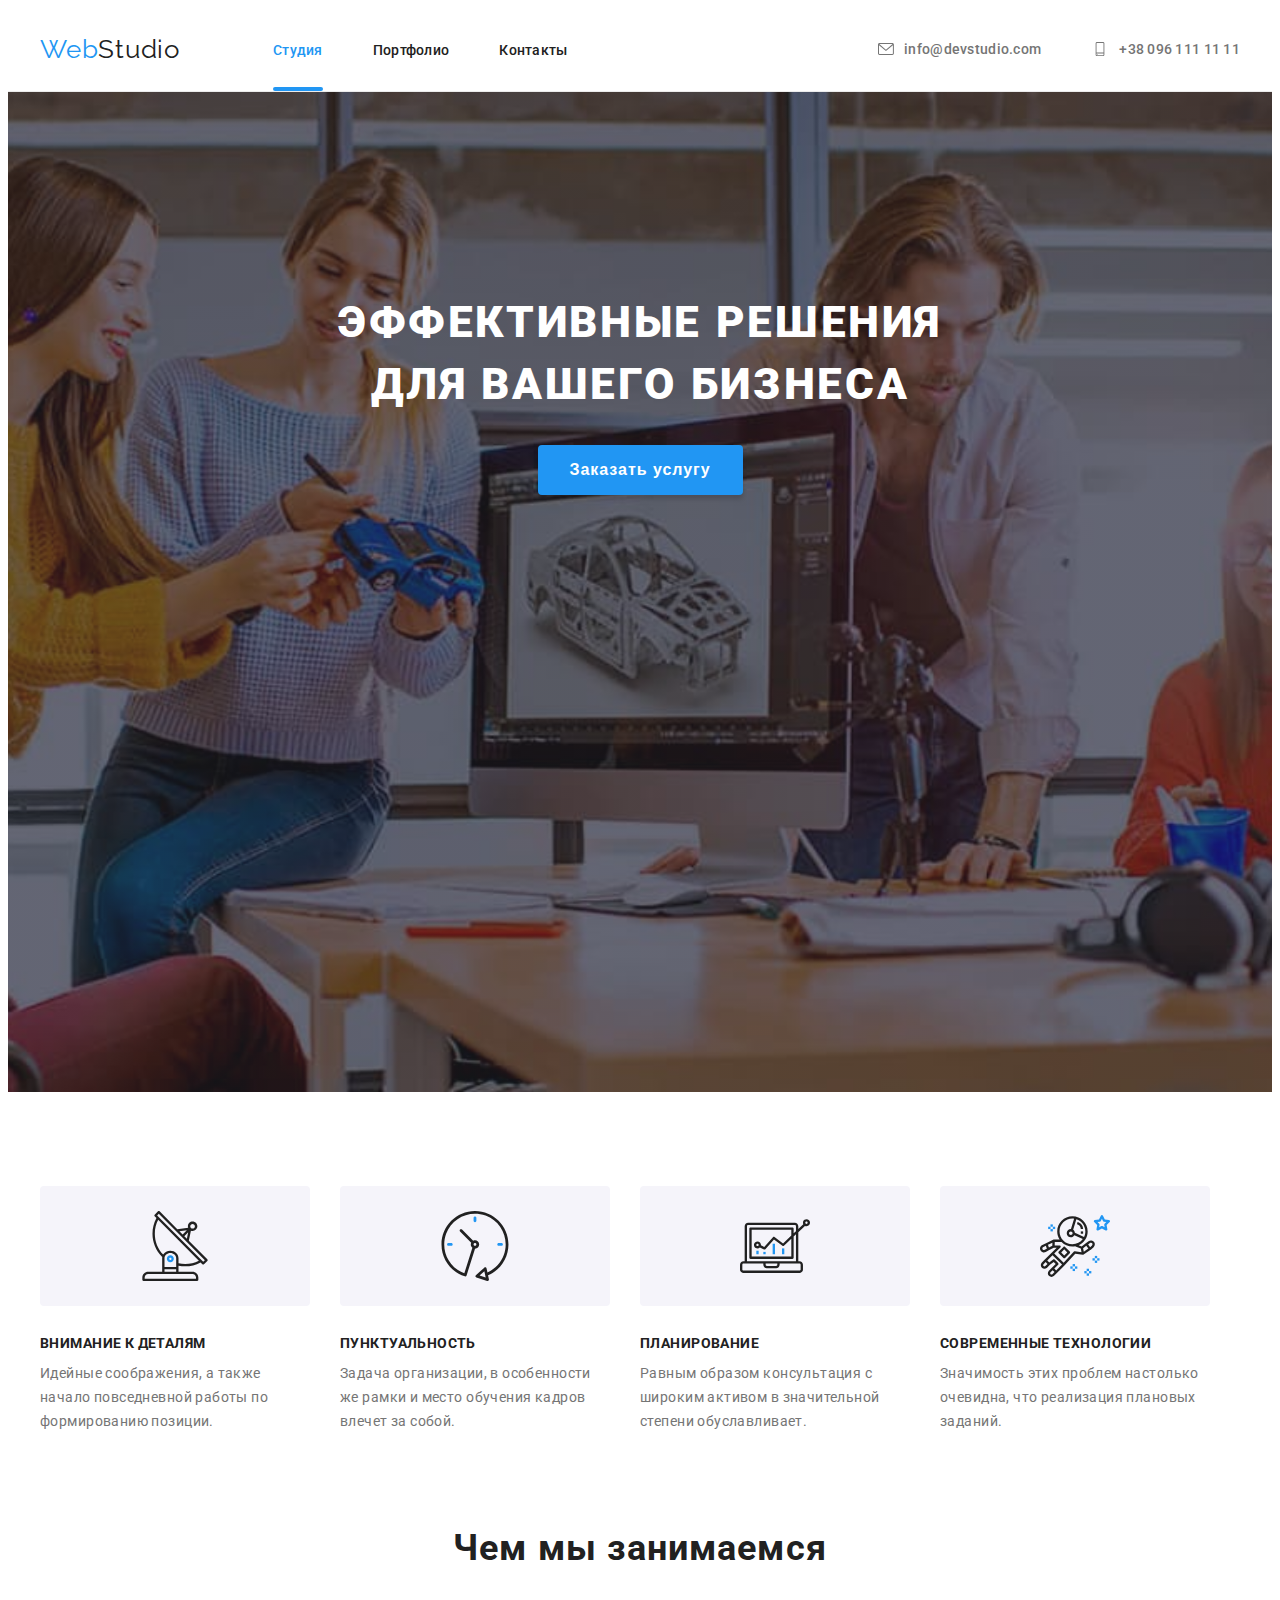
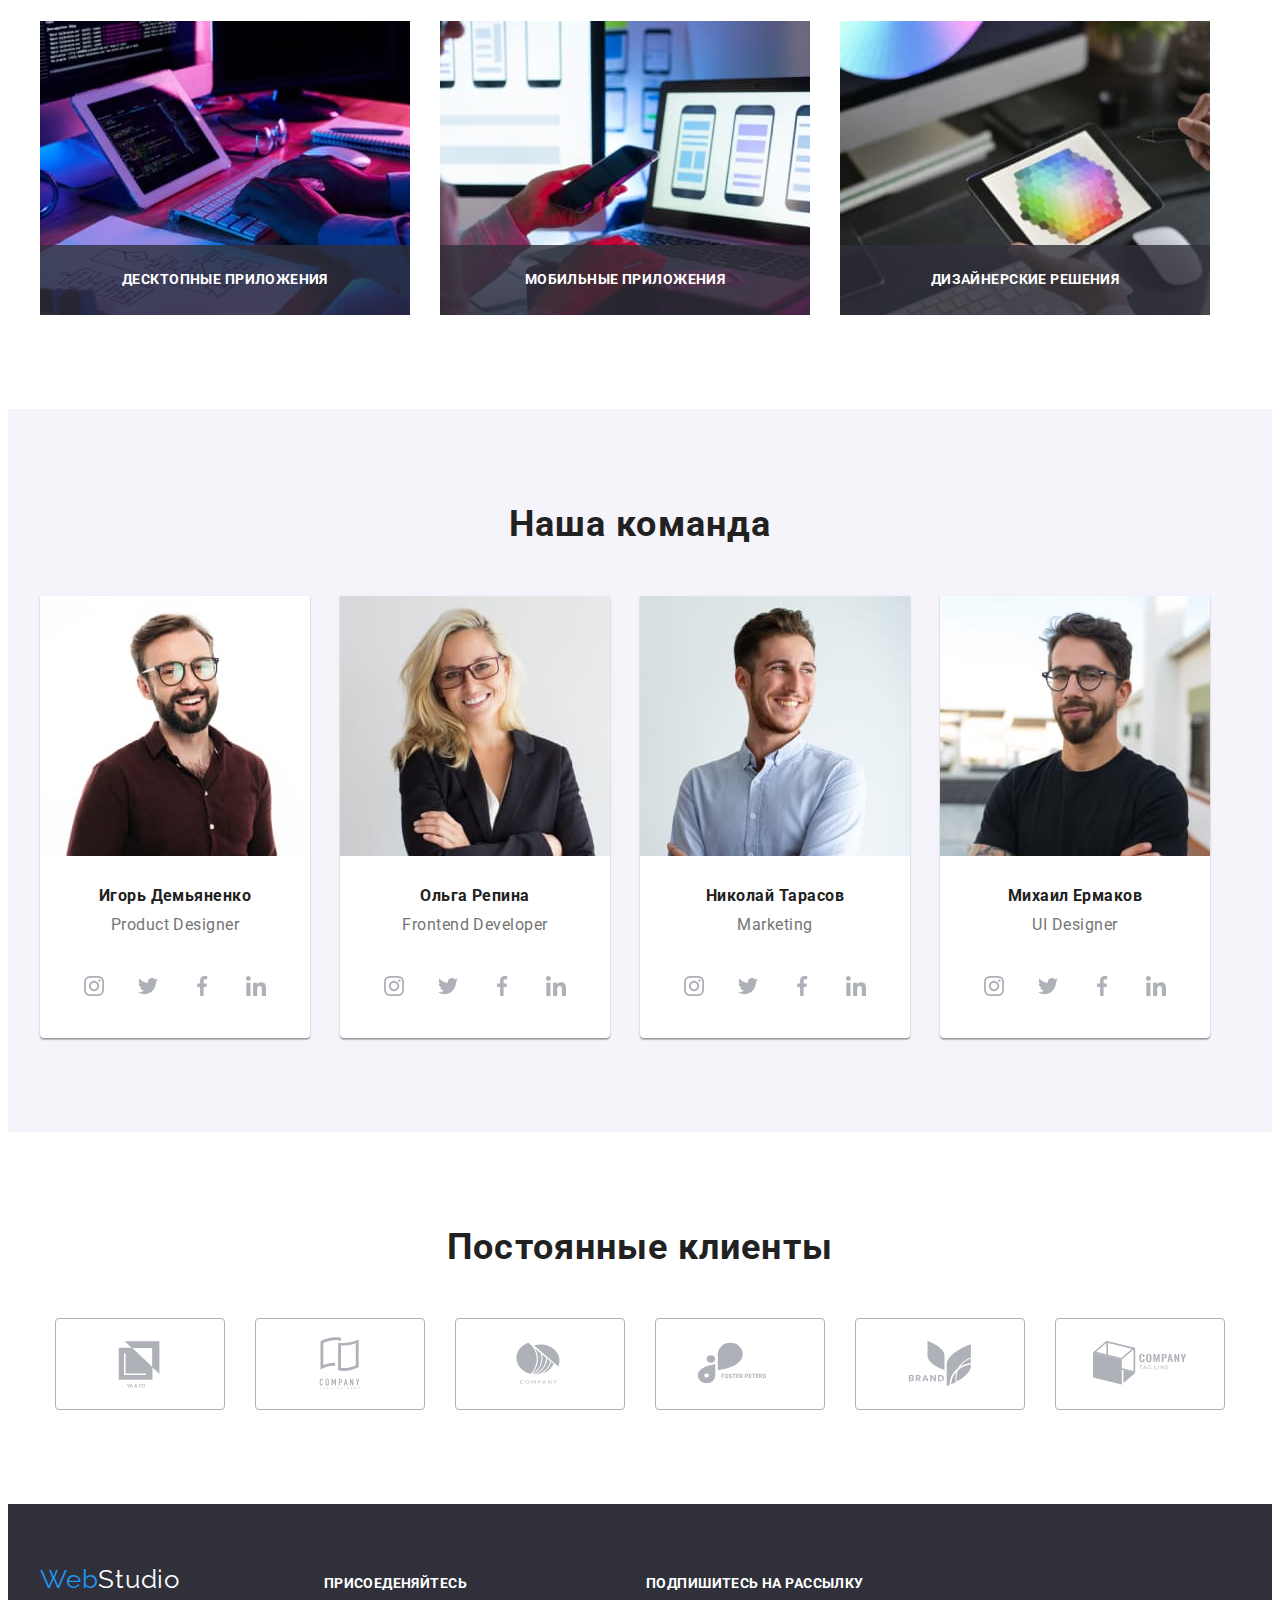
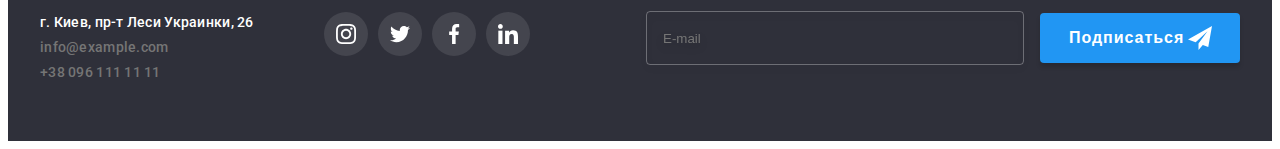
<file: index.html>
<!DOCTYPE html>
<html lang="ru">
  <head>
    <meta charset="UTF-8" />
    <meta http-equiv="X-UA-Compatible" content="IE=edge" />
    <meta name="viewport" content="width=device-width, initial-scale=1.0" />
    <title>WebStudio</title>
    <link rel="preconnect" href="https://fonts.googleapis.com" />
    <link rel="preconnect" href="https://fonts.gstatic.com" crossorigin />
    <link
      href="https://fonts.googleapis.com/css2?family=Raleway:ital,wght@0,700;1,700&display=swap"
      rel="stylesheet"
    />
    <link
      href="https://fonts.googleapis.com/css2?family=Raleway:wght@700&family=Roboto:wght@400;500;700;900&family=Shizuru&display=swap"
      rel="stylesheet"
    />
    <link
      rel="stylesheet"
      href="https://cdnjs.cloudflare.com/ajax/libs/modern-normalize/1.1.0/modern-normalize.min.css"
      integrity="sha512-wpPYUAdjBVSE4KJnH1VR1HeZfpl1ub8YT/NKx4PuQ5NmX2tKuGu6U/JRp5y+Y8XG2tV+wKQpNHVUX03MfMFn9Q=="
      crossorigin="anonymous"
      referrerpolicy="no-referrer"
    />
    <link
      rel="stylesheet"
      href="https://cdnjs.cloudflare.com/ajax/libs/animate.css/4.1.1/animate.min.css"
    />
    <link rel="stylesheet" href="./css/styles.css" />
    <link rel="stylesheet" href="./sass/main.css" />
  </head>
  <body>
    <header class="header">
      <div class="container">
        <nav class="nav">
          <a href="index.html" class="nav__link a style"
            ><span class="nav__logo">Web</span>Studio</a
          >
          <ul class="nav__list list">
            <li class="nav__info nav__menu">
              <a class="nav__link1 a" href="index.html"
                ><span class="portfolio">Студия</span></a
              >
            </li>
            <li class="nav__port nav__menu">
              <a class="nav__link1 a" href="portfolio.html">Портфолио</a>
            </li>
            <li class="header-cont nav__menu">
              <a class="nav__link1 a" href="#contacts">Контакты</a>
            </li>
          </ul>
        </nav>
        <ul class="connection list">
          <li class="nav__menu">
            <a class="header-contakty a" href="mailto:">
              <svg class="connection__email" width="16" height="12">
                <use href="./images/symbol-defs.svg#icon-envelope"></use>
              </svg>
              info@devstudio.com</a
            >
          </li>
          <li class="connection__tele nav__menu">
            <a class="header-contakty a" href="tel:+380961111111">
              <svg class="connection__email" width="18" height="14">
                <use href="./images/symbol-defs.svg#icon-smartphone"></use>
              </svg>
              +38 096 111 11 11</a
            >
          </li>
        </ul>
      </div>
    </header>
    <main>
      <section class="hero overlay">
        <div class="container">
          <h1 class="hero__header list">
            ЭФФЕКТИВНЫЕ РЕШЕНИЯ ДЛЯ ВАШЕГО БИЗНЕСА
          </h1>
          <button type="button" class="hero__btn" data-modal-open>
            <span class="hero__btn-text">Заказать услугу</span>
          </button>
        </div>
      </section>
      <section class="main__section">
        <div class="container">
          <h2 class="visually-hidden">
            Ключевые моменты и решения для бизнеса
          </h2>
          <ul class="main__item list">
            <li class="main__icon">
              <div class="main__img">
                <svg class="" width="70" height="70">
                  <use href="./images/symbol-defs.svg#icon-antenna1"></use>
                </svg>
              </div>
              <h3 class="main__benefits">ВНИМАНИЕ К ДЕТАЛЯМ</h3>
              <p class="main__description">
                Идейные соображения, а также начало повседневной работы по
                формированию позиции.
              </p>
            </li>
            <li class="main__icon">
              <div class="main__img">
                <svg class="" width="70" height="70">
                  <use href="./images/symbol-defs.svg#icon-clock1"></use>
                </svg>
              </div>
              <h3 class="main__benefits">ПУНКТУАЛЬНОСТЬ</h3>
              <p class="main__description">
                Задача организации, в особенности же рамки и место обучения
                кадров влечет за собой.
              </p>
            </li>
            <li class="main__icon">
              <div class="main__img">
                <svg class="" width="70" height="70">
                  <use href="./images/symbol-defs.svg#icon-diagram-1"></use>
                </svg>
              </div>
              <h3 class="main__benefits">ПЛАНИРОВАНИЕ</h3>
              <p class="main__description">
                Равным образом консультация с широким активом в значительной
                степени обуславливает.
              </p>
            </li>
            <li class="main__icon">
              <div class="main__img">
                <svg class="" width="70" height="70">
                  <use href="./images/symbol-defs.svg#icon-astronaut1"></use>
                </svg>
              </div>
              <h3 class="main__benefits">СОВРЕМЕННЫЕ ТЕХНОЛОГИИ</h3>
              <p class="main__description">
                Значимость этих проблем настолько очевидна, что реализация
                плановых заданий.
              </p>
            </li>
          </ul>
        </div>
      </section>
      <section class="apps">
        <div class="container">
          <h2 class="apps__activity general">Чем мы занимаемся</h2>
          <ul class="apps__flex list">
            <li class="apps__foto">
              <img
                src="./images/img.jpg"
                alt="Стол с компьютером"
                width="370"
                height="294"
              />
              <p class="apps__text">Десктопные приложения</p>
            </li>
            <li class="apps__foto">
              <img
                src="./images/img2.jpg"
                alt="Информация на мониторе ноутбука"
                width="370"
                height="294"
              />
              <p class="apps__text">Мобильные приложения</p>
            </li>
            <li class="apps__foto">
              <img
                src="./images/img3.jpg"
                alt="Цветовая палитра на экране планшета"
                width="370"
                height="294"
              />
              <p class="apps__text">Дизайнерские решения</p>
            </li>
          </ul>
        </div>
      </section>
      <section class="section">
        <div class="container">
          <h2 class="team general">Наша команда</h2>
          <ul class="team__flex list">
            <li class="team__foto">
              <img
                src="./images/img4.jpg"
                alt="Игорь Демьяненко"
                width="270"
                height="260"
              />
              <h3 class="team__name">Игорь Демьяненко</h3>
              <p class="team__profession">Product Designer</p>
              <ul class="team__networks list">
                <li class="team__networks-ikon">
                  <a href="" class="team__link">
                    <svg class="team__social" width="20" height="20">
                      <use href="./images/symbol-defs.svg#icon-instagram"></use>
                    </svg>
                  </a>
                </li>
                <li class="team__networks-ikon">
                  <a href="" class="team__link">
                    <svg class="team__social" width="20" height="20">
                      <use href="./images/symbol-defs.svg#icon-twitter"></use>
                    </svg>
                  </a>
                </li>
                <li class="team__networks-ikon">
                  <a href="" class="team__link">
                    <svg class="team__social" width="20" height="20">
                      <use href="./images/symbol-defs.svg#icon-facebook"></use>
                    </svg>
                  </a>
                </li>
                <li class="team__networks-ikon">
                  <a href="" class="team__link">
                    <svg class="team__social" width="20" height="20">
                      <use href="./images/symbol-defs.svg#icon-linkedin"></use>
                    </svg>
                  </a>
                </li>
              </ul>
            </li>
            <li class="team__foto">
              <img
                src="./images/img5.jpg"
                alt="Ольга Репина"
                width="270"
                height="260"
              />
              <div>
                <h3 class="team__name">Ольга Репина</h3>
                <p class="team__profession">Frontend Developer</p>
                <ul class="team__networks list">
                  <li class="team__networks-ikon">
                    <a href="" class="team__link">
                      <svg class="team__social" width="20" height="20">
                        <use
                          href="./images/symbol-defs.svg#icon-instagram"
                        ></use>
                      </svg>
                    </a>
                  </li>
                  <li class="team__networks-ikon">
                    <a href="" class="team__link">
                      <svg class="team__social" width="20" height="20">
                        <use href="./images/symbol-defs.svg#icon-twitter"></use>
                      </svg>
                    </a>
                  </li>
                  <li class="team__networks-ikon">
                    <a href="" class="team__link">
                      <svg class="team__social" width="20" height="20">
                        <use
                          href="./images/symbol-defs.svg#icon-facebook"
                        ></use>
                      </svg>
                    </a>
                  </li>
                  <li class="team__networks-ikon">
                    <a href="" class="team__link">
                      <svg class="team__social" width="20" height="20">
                        <use
                          href="./images/symbol-defs.svg#icon-linkedin"
                        ></use>
                      </svg>
                    </a>
                  </li>
                </ul>
              </div>
            </li>
            <li class="team__foto">
              <img
                src="./images/img6.jpg"
                alt="Николай Тарасов"
                width="270"
                height="260"
              />
              <div>
                <h3 class="team__name">Николай Тарасов</h3>
                <p class="team__profession">Marketing</p>
                <ul class="team__networks list">
                  <li class="team__networks-ikon">
                    <a href="" class="team__link">
                      <svg class="team__social" width="20" height="20">
                        <use
                          href="./images/symbol-defs.svg#icon-instagram"
                        ></use>
                      </svg>
                    </a>
                  </li>
                  <li class="team__networks-ikon">
                    <a href="" class="team__link">
                      <svg class="team__social" width="20" height="20">
                        <use href="./images/symbol-defs.svg#icon-twitter"></use>
                      </svg>
                    </a>
                  </li>
                  <li class="team__networks-ikon">
                    <a href="" class="team__link">
                      <svg class="team__social" width="20" height="20">
                        <use
                          href="./images/symbol-defs.svg#icon-facebook"
                        ></use>
                      </svg>
                    </a>
                  </li>
                  <li class="team__networks-ikon">
                    <a href="" class="team__link">
                      <svg class="team__social" width="20" height="20">
                        <use
                          href="./images/symbol-defs.svg#icon-linkedin"
                        ></use>
                      </svg>
                    </a>
                  </li>
                </ul>
              </div>
            </li>
            <li class="team__foto">
              <img
                src="./images/img7.jpg"
                alt="Михаил Ермаков"
                width="270"
                height="260"
              />
              <div>
                <h3 class="team__name">Михаил Ермаков</h3>
                <p class="team__profession">UI Designer</p>
                <ul class="team__networks list">
                  <li class="team__networks-ikon">
                    <a href="" class="team__link">
                      <svg class="team__social" width="20" height="20">
                        <use
                          href="./images/symbol-defs.svg#icon-instagram"
                        ></use>
                      </svg>
                    </a>
                  </li>
                  <li class="team__networks-ikon">
                    <a href="" class="team__link">
                      <svg class="team__social" width="20" height="20">
                        <use href="./images/symbol-defs.svg#icon-twitter"></use>
                      </svg>
                    </a>
                  </li>
                  <li class="team__networks-ikon">
                    <a href="" class="team__link">
                      <svg class="team__social" width="20" height="20">
                        <use
                          href="./images/symbol-defs.svg#icon-facebook"
                        ></use>
                      </svg>
                    </a>
                  </li>
                  <li class="team__networks-ikon">
                    <a href="" class="team__link">
                      <svg class="team__social" width="20" height="20">
                        <use
                          href="./images/symbol-defs.svg#icon-linkedin"
                        ></use>
                      </svg>
                    </a>
                  </li>
                </ul>
              </div>
            </li>
          </ul>
        </div>
      </section>
      <section class="clients">
        <div class="container">
          <h2 class="clients__regular">Постоянные клиенты</h2>
          <ul class="clients__logos list">
            <li class="clients__ikon">
              <a href="" class="clients__link"
                ><svg class="" width="106" height="60">
                  <use href="./images/symbol-defs.svg#icon-Logo"></use></svg
              ></a>
            </li>
            <li class="clients__ikon">
              <a href="" class="clients__link"
                ><svg class="" width="106" height="60">
                  <use href="./images/symbol-defs.svg#icon-Logo1"></use></svg
              ></a>
            </li>
            <li class="clients__ikon">
              <a href="" class="clients__link"
                ><svg class="" width="106" height="60">
                  <use href="./images/symbol-defs.svg#icon-Logo2"></use></svg
              ></a>
            </li>
            <li class="clients__ikon">
              <a href="" class="clients__link"
                ><svg class="" width="106" height="60">
                  <use href="./images/symbol-defs.svg#icon-Logo3"></use></svg
              ></a>
            </li>
            <li class="clients__ikon">
              <a href="" class="clients__link"
                ><svg class="" width="106" height="60">
                  <use href="./images/symbol-defs.svg#icon-Logo4"></use></svg
              ></a>
            </li>
            <li class="clients__ikon">
              <a href="" class="clients__link"
                ><svg class="" width="106" height="60">
                  <use href="./images/symbol-defs.svg#icon-Logo5"></use></svg
              ></a>
            </li>
          </ul>
        </div>
      </section>
      <footer class="footer" id="contacts">
        <div class="container">
          <div class="footer__modern">
            <a class="footer__link a style" href="index.html"
              >Web<span class="footer__logo-text">Studio</span></a
            >
            <address class="footer__address">
              <ul class="list">
                <li class="footer__address-cont">
                  <a
                    class="a color general__text header-contakty"
                    href="https://bit.ly/3pXMvUd"
                    target="_blank"
                    rel="noopener noreferrer"
                    >г. Киев, пр-т Леси Украинки, 26</a
                  >
                </li>
                <li class="footer__address-cont">
                  <a class="a header-contakty" href="mailto:info@devstudio.com"
                    >info@example.com</a
                  >
                </li>
                <li class="footer__address-cont">
                  <a
                    class="a general__text header-contakty"
                    href="tel:+380961111111"
                    >+38 096 111 11 11</a
                  >
                </li>
              </ul>
            </address>
          </div>
          <div>
            <p class="footer__join">ПРИСОЕДЕНЯЙТЕСЬ</p>
            <ul class="list footer__networks">
              <li class="footer__emazing footer__display">
                <a class="footer__social-links" href="">
                  <svg class="footer__fill-icon" width="20" height="20">
                    <use href="./images/symbol-defs.svg#icon-instagram"></use>
                  </svg>
                </a>
              </li>
              <li class="footer__emazing footer__display">
                <a class="footer__social-links" href="">
                  <svg class="footer__fill-icon" width="20" height="20">
                    <use href="./images/symbol-defs.svg#icon-twitter"></use>
                  </svg>
                </a>
              </li>
              <li class="footer__emazing footer__display">
                <a class="footer__social-links" href="">
                  <svg class="footer__fill-icon" width="20" height="20">
                    <use href="./images/symbol-defs.svg#icon-facebook"></use>
                  </svg>
                </a>
              </li>
              <li class="footer__emazing footer__display">
                <a class="footer__social-links" href="">
                  <svg class="footer__fill-icon" width="20" height="20">
                    <use href="./images/symbol-defs.svg#icon-linkedin"></use>
                  </svg>
                </a>
              </li>
            </ul>
          </div>
          <form class="footer__subscribe">
            <p class="footer__text">Подпишитесь на рассылку</p>
            <input
              class="footer__input"
              type="email"
              name="footer-user-email"
              placeholder="E-mail"
              title="info@devstudio.com"
              required
            />
            <button class="footer__send-btn" type="submit">
              <span class="footer__btn-text">Подписаться</span>
              <svg class="footer__icon-send-btn" width="24" height="24">
                <use href="./images/symbol-defs.svg#icon-icon-send"></use>
              </svg>
            </button>
          </form>
        </div>
      </footer>
      <div class="backdrop is-hidden" data-modal>
        <div class="modal">
          <button class="modal__close" data-modal-close></button>
          <p class="modal__title">Оставьте свои данные, мы вам перезвоним</p>
          <form class="modal__field-conteiner">
            <div class="modal__field">
              <label for="user-name" class="modal__label"
                ><span class="modal-input__text">Имя</span></label
              >
              <div class="modal-icon__position">
                <input
                  type="text"
                  class="modal-icon__input"
                  name="user-name"
                  id="user-name"
                  placeholder=""
                  required
                  minlength="2"
                  title="Введите имя"
                /><svg class="modal-icon__name" width="18" height="18">
                  <use
                    href="./images/symbol-defs.svg#icon-person-black-18dp-1"
                  ></use>
                </svg>
              </div>
            </div>
            <div class="modal__field">
              <label for="user-tel" class="modal__label"
                ><span class="modal-input__text">Телефон</span></label
              >
              <div class="modal-icon__position">
                <input
                  type="tel"
                  class="modal-icon__input"
                  name="user-tel"
                  id="user-tel"
                  placeholder=""
                  pattern="[\+]\d{2}\[\(]\d{3}[\)]\\d{3}[\-]\d{2}[\-]\d{2}"
                  title="+38(097)111-11-11"
                  minlength="15"
                  maxlength="17"
                  required
                /><svg class="modal-icon__name" width="18" height="18">
                  <use
                    href="./images/symbol-defs.svg#icon-phone-black-18dp-1"
                  ></use>
                </svg>
              </div>
            </div>
            <div class="modal__field">
              <label for="user-email" class="modal__label"
                ><span class="modal-input__text">Почта</span></label
              >
              <div class="modal-icon__position">
                <input
                  type="email"
                  class="modal-icon__input"
                  name="user-email"
                  id="user-email"
                  placeholder=""
                  title="info@devstudio.com"
                  required
                /><svg class="modal-icon__name" width="18" height="18">
                  <use
                    href="./images/symbol-defs.svg#icon-email-black-18dp-1"
                  ></use>
                </svg>
              </div>
            </div>
            <div class="modal__field">
              <label for="user-comment" class="modal__label"
                ><span class="modal-input__text">Комментарий</span></label
              >
              <textarea
                class="modal__comment"
                name="user-comment"
                id="user-comment"
                cols="30"
                rows="10"
                placeholder="Введите текст"
              ></textarea>
            </div>
            <div class="modal-field__checkbox">
              <input
                class="modal__checkbox is-hidden"
                name="user-check"
                type="checkbox"
                id="user-check"
              />
              <label class="modal-user__check" for="user-check">
                <span class="modal-user__text"
                  >Соглашаюсь с рассылкой и принимаю
                  <a class="modal-agreement__conditions" href=""
                    >Условия договора</a
                  ></span
                ></label
              >
            </div>
            <button type="submit" class="modal-send__btn">
              <span class="modal-btn__text">Отправить</span>
            </button>
          </form>
        </div>
      </div>
    </main>
    <script src="./js/modal.js"></script>
  </body>
</html>
</file>
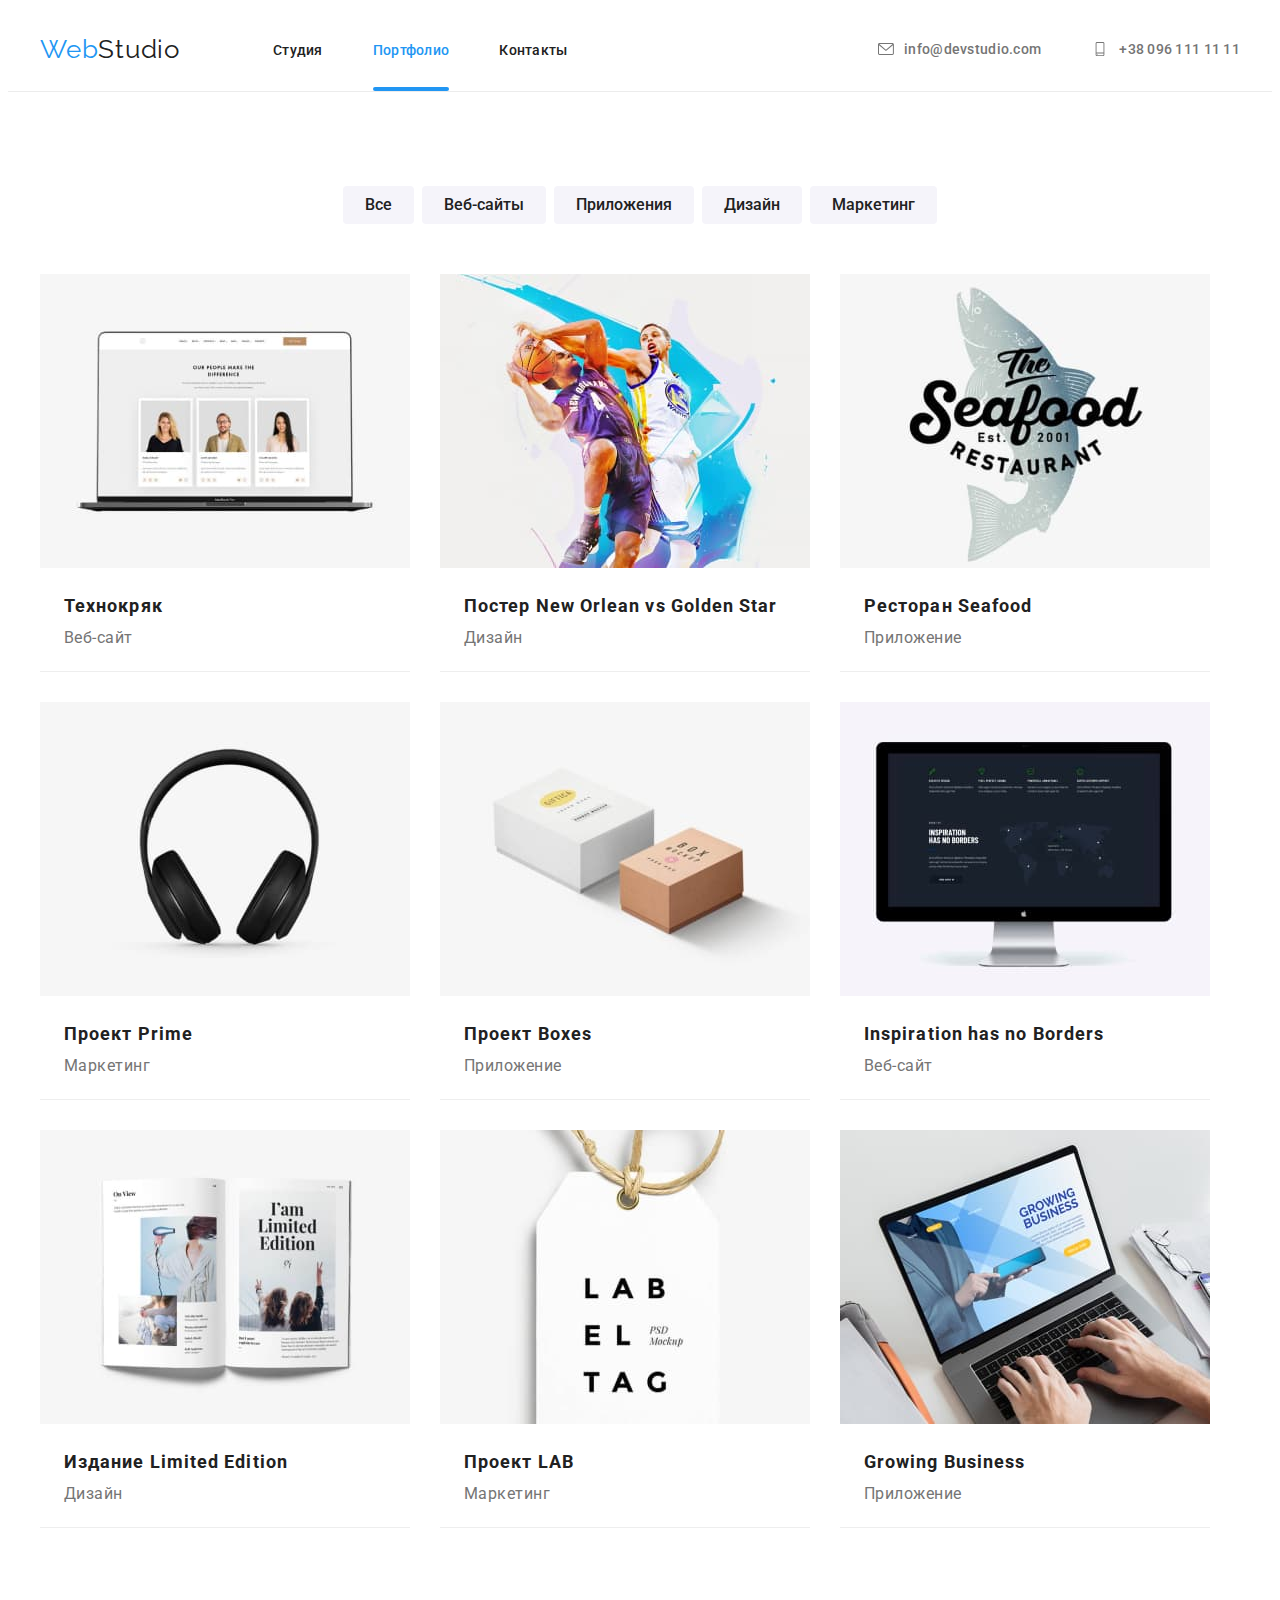
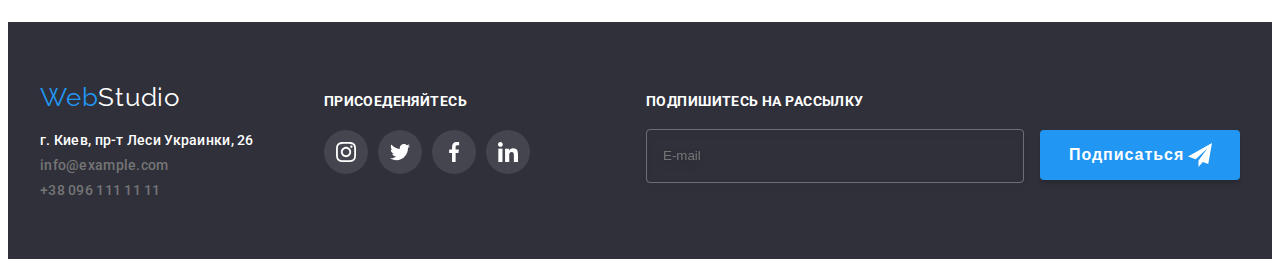
<file: portfolio.html>
<!DOCTYPE html>
<html lang="ru">
  <head>
    <meta charset="UTF-8" />
    <meta http-equiv="X-UA-Compatible" content="IE=edge" />
    <meta name="viewport" content="width=device-width, initial-scale=1.0" />
    <title>Portfolio</title>
    <link rel="preconnect" href="https://fonts.googleapis.com" />
    <link rel="preconnect" href="https://fonts.gstatic.com" crossorigin />
    <link
      href="https://fonts.googleapis.com/css2?family=Raleway:ital,wght@0,700;1,700&display=swap"
      rel="stylesheet"
    />
    <link
      href="https://fonts.googleapis.com/css2?family=Raleway:wght@700&family=Roboto:wght@400;500;700;900&family=Shizuru&display=swap"
      rel="stylesheet"
    />
    <link
      rel="stylesheet"
      href="https://cdnjs.cloudflare.com/ajax/libs/modern-normalize/1.1.0/modern-normalize.min.css"
      integrity="sha512-wpPYUAdjBVSE4KJnH1VR1HeZfpl1ub8YT/NKx4PuQ5NmX2tKuGu6U/JRp5y+Y8XG2tV+wKQpNHVUX03MfMFn9Q=="
      crossorigin="anonymous"
      referrerpolicy="no-referrer"
    />
    <link rel="stylesheet" href="./css/styles.css" />
    <link rel="stylesheet" href="./sass/main.css" />
  </head>
  <body>
    <header class="header">
      <div class="container">
        <nav class="nav">
          <a href="index.html" class="nav__link a style"
            ><span class="nav__logo">Web</span>Studio</a
          >
          <ul class="nav nav__list list">
            <li class="nav__menu">
              <a class="nav__link1 a" href="index.html">Студия</a>
            </li>
            <li class="nav__port nav__info">
              <a class="nav__link1 a" href="portfolio.html"
                ><span class="portfolio">Портфолио</span></a
              >
            </li>
            <li class="header-cont nav__menu">
              <a class="nav__link1 a" href="#contacts">Контакты</a>
            </li>
          </ul>
        </nav>
        <ul class="nav connection list">
          <li class="nav__menu">
            <a class="header-contakty a" href="mailto:">
              <svg class="connection__email" width="16" height="12">
                <use href="./images/symbol-defs.svg#icon-envelope"></use>
              </svg>
              info@devstudio.com</a
            >
          </li>
          <li class="connection__tele nav__menu">
            <a class="header-contakty a" href="tel:+380961111111">
              <svg class="connection__email" width="18" height="14">
                <use href="./images/symbol-defs.svg#icon-smartphone"></use>
              </svg>
              +38 096 111 11 11</a
            >
          </li>
        </ul>
      </div>
    </header>
    <main>
      <section class="portfolio-section">
        <div class="container">
          <h1 class="visually-hidden">
            Ключевые моменты и решения для бизнеса
          </h1>

          <ul class="list header-flex-partfolio header-center">
            <li class="portfolio-btn-padding">
              <button class="portfolio-btn btn-text-padding" type="button">
                Все
              </button>
            </li>
            <li class="portfolio-btn-padding">
              <button type="button" class="portfolio-btn btn-text-padding">
                Веб-сайты
              </button>
            </li>
            <li class="portfolio-btn-padding">
              <button type="button" class="portfolio-btn btn-text-padding">
                Приложения
              </button>
            </li>
            <li class="portfolio-btn-padding">
              <button type="button" class="portfolio-btn btn-text-padding">
                Дизайн
              </button>
            </li>
            <li class="portfolio-btn-padding">
              <button type="button" class="portfolio-btn btn-text-padding">
                Маркетинг
              </button>
            </li>
          </ul>

          <ul class="portfolio-img-flex">
            <li class="list border-box flex-box">
              <a href="" class="flex-shadow a">
                <div class="produkt-thumb produkt">
                  <img
                    src="./images/img8.jpg"
                    alt="ноутбук с информацией"
                    width="370"
                    height="294"
                    class="produkt-img"
                  />
                  <p class="produkt-text">
                    Ресурс предлагает комплексные предложения с разным уровнем
                    функционала и сервисов. Все это позволит посетителю получить
                    исчерпывающие сведения о компании или частном лице.
                  </p>
                </div>
                <div class="portfolio-list-test">
                  <h2 class="portfolio-text text-box">Технокряк</h2>
                  <p class="portfolio-list text-box">Веб-сайт</p>
                </div>
              </a>
            </li>
            <li class="list border-box flex-box">
              <a href="" class="flex-shadow a">
                <div class="produkt-thumb produkt">
                  <img
                    src="./images/img9.jpg"
                    alt="постер с баскетболистами"
                    width="370"
                    height="294"
                  />
                  <p class="produkt-text">
                    Ресурс предлагает комплексные предложения с разным уровнем
                    функционала и сервисов. Все это позволит посетителю получить
                    исчерпывающие сведения о компании или частном лице.
                  </p>
                </div>
                <div class="portfolio-list-test">
                  <h2 class="portfolio-text text-box">
                    Постер New Orlean vs Golden Star
                  </h2>
                  <p lang="en" class="portfolio-list text-box">Дизайн</p>
                </div>
              </a>
            </li>
            <li class="list border-box flex-box">
              <a href="" class="flex-shadow a">
                <div class="produkt-thumb produkt">
                  <img
                    src="./images/img10.jpg"
                    alt="логотип ресорана"
                    width="370"
                    height="294"
                  />
                  <p class="produkt-text">
                    Ресурс предлагает комплексные предложения с разным уровнем
                    функционала и сервисов. Все это позволит посетителю получить
                    исчерпывающие сведения о компании или частном лице.
                  </p>
                </div>
                <div class="portfolio-list-test">
                  <h2 class="portfolio-text text-box">Ресторан Seafood</h2>
                  <p class="portfolio-list text-box">Приложение</p>
                </div>
              </a>
            </li>
            <li class="list border-box flex-box">
              <a href="" class="flex-shadow a">
                <div class="produkt-thumb produkt">
                  <img
                    src="./images/img11.jpg"
                    alt="чёрные большие наушники"
                    width="370"
                    height="294"
                  />
                  <p class="produkt-text">
                    Ресурс предлагает комплексные предложения с разным уровнем
                    функционала и сервисов. Все это позволит посетителю получить
                    исчерпывающие сведения о компании или частном лице.
                  </p>
                </div>
                <div class="portfolio-list-test">
                  <h2 class="portfolio-text text-box">Проект Prime</h2>
                  <p class="portfolio-list text-box">Маркетинг</p>
                </div>
              </a>
            </li>
            <li class="list border-box flex-box">
              <a href="" class="flex-shadow a">
                <div class="produkt-thumb produkt">
                  <img
                    src="./images/img12.jpg"
                    alt="коробки"
                    width="370"
                    height="294"
                  />
                  <p class="produkt-text">
                    Ресурс предлагает комплексные предложения с разным уровнем
                    функционала и сервисов. Все это позволит посетителю получить
                    исчерпывающие сведения о компании или частном лице.
                  </p>
                </div>
                <div class="portfolio-list-test">
                  <h2 class="portfolio-text text-box">Проект Boxes</h2>
                  <p class="portfolio-list text-box">Приложение</p>
                </div>
              </a>
            </li>
            <li class="list border-box flex-box">
              <a href="" class="flex-shadow a">
                <div class="produkt-thumb produkt">
                  <img
                    src="./images/img13.jpg"
                    alt="монитор apple"
                    width="370"
                    height="294"
                  />
                  <p class="produkt-text">
                    Ресурс предлагает комплексные предложения с разным уровнем
                    функционала и сервисов. Все это позволит посетителю получить
                    исчерпывающие сведения о компании или частном лице.
                  </p>
                </div>
                <div class="portfolio-list-test">
                  <h2 lang="en" class="portfolio-text text-box">
                    Inspiration has no Borders
                  </h2>
                  <p class="portfolio-list text-box">Веб-сайт</p>
                </div>
              </a>
            </li>
            <li class="list border-box flex-box">
              <a href="" class="flex-shadow a">
                <div class="produkt-thumb produkt">
                  <img
                    src="./images/img14.jpg"
                    alt="открытая книга"
                    width="370"
                    height="294"
                  />
                  <p class="produkt-text">
                    Ресурс предлагает комплексные предложения с разным уровнем
                    функционала и сервисов. Все это позволит посетителю получить
                    исчерпывающие сведения о компании или частном лице.
                  </p>
                </div>
                <div class="portfolio-list-test">
                  <h2 class="portfolio-text text-box">
                    Издание Limited Edition
                  </h2>
                  <p class="portfolio-list text-box">Дизайн</p>
                </div>
              </a>
            </li>
            <li class="list border-box flex-box">
              <a href="" class="flex-shadow a">
                <div class="produkt-thumb produkt">
                  <img
                    src="./images/img15.jpg"
                    alt="бирка"
                    width="370"
                    height="294"
                  />
                  <p class="produkt-text">
                    Ресурс предлагает комплексные предложения с разным уровнем
                    функционала и сервисов. Все это позволит посетителю получить
                    исчерпывающие сведения о компании или частном лице.
                  </p>
                </div>
                <div class="portfolio-list-test">
                  <h2 class="portfolio-text text-box">Проект LAB</h2>
                  <p class="portfolio-list text-box">Маркетинг</p>
                </div>
              </a>
            </li>
            <li class="list border-box flex-box">
              <a href="" class="flex-shadow a">
                <div class="produkt-thumb produkt">
                  <img
                    src="./images/img16.jpg"
                    alt="человек печатает на ноутбуке"
                    width="370"
                    height="294"
                  />
                  <p class="produkt-text">
                    Ресурс предлагает комплексные предложения с разным уровнем
                    функционала и сервисов. Все это позволит посетителю получить
                    исчерпывающие сведения о компании или частном лице.
                  </p>
                </div>
                <div class="portfolio-list-test">
                  <h2 lang="en" class="portfolio-text text-box">
                    Growing Business
                  </h2>
                  <p class="portfolio-list text-box">Приложение</p>
                </div>
              </a>
            </li>
          </ul>
        </div>
      </section>
      <footer class="footer" id="contacts">
        <div class="container">
          <div class="footer__modern">
            <a class="footer__link a style" href="index.html"
              >Web<span class="footer__logo-text">Studio</span></a
            >
            <address class="footer__address">
              <ul class="list">
                <li class="footer__address-cont">
                  <a
                    class="a color general__text header-contakty"
                    href="https://bit.ly/3pXMvUd"
                    target="_blank"
                    rel="noopener noreferrer"
                    >г. Киев, пр-т Леси Украинки, 26</a
                  >
                </li>
                <li class="footer__address-cont">
                  <a class="a header-contakty" href="mailto:info@devstudio.com"
                    >info@example.com</a
                  >
                </li>
                <li class="footer__address-cont">
                  <a
                    class="a general__text header-contakty"
                    href="tel:+380961111111"
                    >+38 096 111 11 11</a
                  >
                </li>
              </ul>
            </address>
          </div>
          <div>
            <p class="footer__join">ПРИСОЕДЕНЯЙТЕСЬ</p>
            <ul class="list footer__networks">
              <li class="footer__emazing footer__display">
                <a class="footer__social-links" href="">
                  <svg class="footer__fill-icon" width="20" height="20">
                    <use href="./images/symbol-defs.svg#icon-instagram"></use>
                  </svg>
                </a>
              </li>
              <li class="footer__emazing footer__display">
                <a class="footer__social-links" href="">
                  <svg class="footer__fill-icon" width="20" height="20">
                    <use href="./images/symbol-defs.svg#icon-twitter"></use>
                  </svg>
                </a>
              </li>
              <li class="footer__emazing footer__display">
                <a class="footer__social-links" href="">
                  <svg class="footer__fill-icon" width="20" height="20">
                    <use href="./images/symbol-defs.svg#icon-facebook"></use>
                  </svg>
                </a>
              </li>
              <li class="footer__emazing footer__display">
                <a class="footer__social-links" href="">
                  <svg class="footer__fill-icon" width="20" height="20">
                    <use href="./images/symbol-defs.svg#icon-linkedin"></use>
                  </svg>
                </a>
              </li>
            </ul>
          </div>
          <form class="footer__subscribe">
            <p class="footer__text">Подпишитесь на рассылку</p>
            <input
              class="footer__input"
              type="email"
              name="footer-user-email"
              placeholder="E-mail"
              title="info@devstudio.com"
              required
            />
            <button class="footer__send-btn" type="submit">
              <span class="footer__btn-text">Подписаться</span>
              <svg class="footer__icon-send-btn" width="24" height="24">
                <use href="./images/symbol-defs.svg#icon-icon-send"></use>
              </svg>
            </button>
          </form>
        </div>
      </footer>
    </main>
  </body>
</html>
</file>
<file: css/styles.css>
body {
  font-family: "Roboto";
}

.a {
  text-decoration: none;
}
.list {
  padding: 0;
  margin: 0;
  list-style: none;
}

p,
h1,
h2,
h3,
h4,
h5,
h6 {
  margin: 0;
  padding: 0;
}

ul,
ol {
  padding-left: 0;
  margin: 0;
}

button {
  cursor: pointer;
}

img {
  width: 100%;
  height: auto;
  display: block;
}

.container {
  width: 1200px;

  padding: 0 15px;
  margin: 0 auto;
}

.style {
  font-family: "Raleway";
  font-style: normal;
  font-size: 26px;
  line-height: 1.2;

  letter-spacing: 0.03em;
}

.general {
  font-family: inherit;
  font-size: 36px;
  line-height: 1.2;
}

.general-text {
  font-family: inherit;
  font-size: 14px;
  line-height: 1.71;
  letter-spacing: 0.03em;
}

.visually-hidden {
  position: absolute;
  white-space: nowrap;
  width: 1px;
  height: 1px;
  overflow: hidden;
  border: 0;
  padding: 0;
  clip: rect(0 0 0 0);
  clip-path: inset(50%);
  margin: -1px;
}
</file>
<file: sass/main.css>
.header {
  border-bottom: 1px solid #ececec;
}

.header > .container {
  display: flex;
  flex-direction: row;
  align-items: center;
}

.header-center {
  display: flex;
  justify-content: center;
}

.header-navigation {
  color: var(--header-navigation);
}

.header-flex-partfolio {
  margin-bottom: 50px;
  display: flex;
}

.header-contakty {
  display: flex;
  align-items: center;
  font-family: inherit;
  font-weight: 500;
  font-size: 14px;
  line-height: 1.14;
  letter-spacing: 0.02em;
  color: var(--contacty);
  transition: color 250ms cubic-bezier(0.4, 0, 0.2, 1);
}

.header-contakty:hover,
.header-contakty:focus {
  color: var(--hover-focus);
}

.header-cont {
  margin-left: 50px;
}

.hero {
  padding-top: 200px;
  padding-bottom: 200px;
  text-align: center;
  background: var(--hero);
}

.hero__header {
  margin-bottom: 30px;
  margin-left: auto;
  margin-right: auto;
  max-width: 696px;
  font-family: inherit;
  font-weight: 900;
  font-size: 44px;
  line-height: 1.4;
  text-align: center;
  letter-spacing: 0.06em;
  text-transform: uppercase;
  color: var(--header-color);
}

.hero__btn {
  margin-bottom: 0%;
  padding: 10px 32px 10px 32px;
  background: var(--header-logo-styles);
  box-shadow: 0px 4px 4px rgba(0, 0, 0, 0.15);
  border-radius: 4px;
  border: none;
}

.hero__btn-text {
  display: flex;
  align-items: center;
  text-align: center;
  font-family: inherit;
  font-weight: 700;
  font-size: 16px;
  line-height: 1.87;
  letter-spacing: 0.06em;
  color: var(--header-color);
}

.overlay {
  max-width: 1600px;
  height: 600px;
  margin-left: auto;
  margin-right: auto;
  background-repeat: no-repeat;
  background-image: linear-gradient(to right, rgba(47, 48, 58, 0.4), rgba(47, 48, 58, 0.4)), url("../images/Img17.jpg");
  background-size: cover;
  background-position: center;
}

.apps__text {
  position: absolute;
  display: flex;
  justify-content: center;
  align-items: center;
  width: 100%;
  height: 70px;
  bottom: 0;
  background: rgba(47, 48, 58, 0.8);
  font-weight: 700;
  font-size: 14px;
  line-height: 1.14;
  letter-spacing: 0.03em;
  text-transform: uppercase;
  color: #ffffff;
}

.apps {
  padding-bottom: 94px;
}

.apps__activity {
  margin-bottom: 50px;
  text-align: center;
  letter-spacing: 0.03em;
  color: var(--main-skills-heading);
}

.apps__foto {
  margin-right: 30px;
  position: relative;
}

.apps__foto:last-child {
  margin-right: 0;
}

.apps__flex {
  display: flex;
}

.nav {
  display: flex;
  flex-direction: row;
  align-items: center;
}

.nav__link {
  color: var(--header-logo);
}

.nav__logo {
  color: var(--header-logo-styles);
}

.connection__email {
  fill: currentColor;
  margin-right: 10px;
}

.connection {
  margin-left: auto;
  display: flex;
  flex-direction: row;
  align-items: center;
}

.connection__tele {
  margin-left: 50px;
}

.nav__menu {
  padding-top: 32px;
  padding-bottom: 32px;
}

.nav__info {
  position: relative;
}

.nav__info::after {
  content: "";
  display: block;
  position: absolute;
  width: 100%;
  height: 4px;
  margin-top: 28px;
  background: #2196f3;
  border-radius: 2px;
}

.nav__info:hover::after {
  opacity: 1;
}

.nav__link1 {
  font-family: inherit;
  font-weight: 500;
  font-size: 14px;
  line-height: 1.2;
  letter-spacing: 0.02em;
  color: var(--header-items);
  transition: color 250ms cubic-bezier(0.4, 0, 0.2, 1);
}

.nav__link1:hover,
.nav__link1:focus {
  color: var(--hover-focus);
}

.nav__list {
  margin-left: 93px;
  display: flex;
  flex-direction: row;
  align-items: center;
}

.nav__port {
  margin-left: 50px;
}

.main__section {
  padding: 94px 0;
  background: var(--header);
}

.main__item {
  display: flex;
}

.main__benefits {
  font-family: inherit;
  font-size: 14px;
  line-height: 1.14;
  letter-spacing: 0.03em;
  text-transform: uppercase;
  margin-bottom: 10px;
  color: var(--main-item-heading);
}

.main__icon {
  display: inline;
  margin-right: 30px;
  width: 270px;
  font-weight: 400;
  font-size: 14px;
  line-height: 1.7;
  letter-spacing: 0.03em;
}

.main__icon:last-child {
  margin-right: 0;
}

.main__description {
  max-width: 270px;
  color: var(--main-item-text);
}

.section {
  background: #f5f4fa;
  padding: 94px 0;
}

.main__img {
  width: 270px;
  height: 120px;
  background-color: #f5f4fa;
  display: flex;
  align-items: center;
  justify-content: center;
  border-radius: 4px;
  margin-bottom: 30px;
}

.clients__link:hover,
.clients__link:focus {
  fill: #2196f3;
  border: 1px solid #2196f3;
}

.clients {
  padding: 94px 0;
}

.clients__logos {
  display: flex;
  justify-content: center;
}

.clients__ikon + .clients__ikon {
  margin-left: 30px;
}

.clients__link {
  width: 170px;
  height: 92px;
  display: flex;
  justify-content: center;
  align-items: center;
  border: 1px solid #afb1b8;
  box-sizing: border-box;
  border-radius: 4px;
  cursor: pointer;
  fill: #afb1b8;
  transition: fill 250ms, border 250ms cubic-bezier(0.4, 0, 0.2, 1);
}

.clients__regular {
  margin-bottom: 50px;
  font-family: "Roboto";
  font-style: normal;
  font-weight: 700;
  font-size: 36px;
  line-height: 42px;
  text-align: center;
  letter-spacing: 0.03em;
  color: #212121;
}

.team {
  margin-bottom: 50px;
  text-align: center;
  letter-spacing: 0.03em;
  color: var(--main-skills-heading);
}

.team__flex {
  display: flex;
}

.team__foto {
  margin-right: 30px;
  background-color: #ffffff;
  box-shadow: 0px 1px 3px rgba(0, 0, 0, 0.12), 0px 1px 1px rgba(0, 0, 0, 0.14), 0px 2px 1px rgba(0, 0, 0, 0.2);
  border-radius: 0px 0px 4px 4px;
}

.team__foto:last-child {
  margin-right: 0;
}

.team__name {
  padding-top: 30px;
  text-align: center;
  font-size: 16px;
  line-height: 1.2;
  letter-spacing: 0.03em;
  color: var(--team-name);
}

.team__profession {
  padding-top: 10px;
  padding-bottom: 30px;
  text-align: center;
  font-size: 16px;
  line-height: 1.2;
  letter-spacing: 0.03em;
  color: var(--team-profession);
}

.team__networks {
  display: flex;
  justify-content: center;
  margin-bottom: 30px;
}

.team__networks-ikon + .team__networks-ikon {
  margin-left: 10px;
}

.team__link {
  width: 44px;
  height: 44px;
  border-radius: 50px;
  display: flex;
  justify-content: center;
  align-items: center;
  transition: background-color 250ms cubic-bezier(0.4, 0, 0.2, 1);
}

.team__social {
  fill: #afb1b8;
  transition: fill 250ms cubic-bezier(0.4, 0, 0.2, 1);
}

.team__link:hover,
.team__link:focus {
  background-color: #2196f3;
}

.team__link:hover .team__social,
.team__link:focus .team__social {
  fill: #ffffff;
}

.btn-text-padding {
  padding: 6px 22px;
}

/* ----------------------------------------------------------portfolio---------------------------------------------------------------- */
.portfolio-section {
  padding: 94px 0;
}

.portfolio-btn {
  color: #212121;
  border-radius: 4px;
  border: none;
  cursor: pointer;
  background: #f5f4fa;
  font-family: "Roboto";
  font-style: normal;
  font-weight: 500;
  font-size: 16px;
  line-height: 1.6;
  transition: color 250ms cubic-bezier(0.4, 0, 0.2, 1), background-color 250ms cubic-bezier(0.4, 0, 0.2, 1), box-shadow 250ms cubic-bezier(0.4, 0, 0.2, 1);
}

.portfolio-btn:hover,
.portfolio-btn:focus {
  background-color: #2196f3;
  color: #ffffff;
  box-shadow: 0px 3px 1px rgba(0, 0, 0, 0.1), 0px 1px 2px rgba(0, 0, 0, 0.08), 0px 2px 2px rgba(0, 0, 0, 0.12);
}

.portfolio {
  color: var(--portfolio);
}

.portfolio-img-flex {
  display: flex;
  flex-wrap: wrap;
}

.portfolio-main {
  font-family: inherit;
  font-size: 16px;
  line-height: 1, 6;
  text-align: center;
  letter-spacing: 0.03em;
  background-color: var(--portfolio-main);
}

.portfolio-img {
  position: absolute;
  width: 370px;
  height: 404px;
  left: 215px;
  top: 262px;
  background: var(--header-color);
  border: 1px solid #eeeeee;
  box-sizing: border-box;
  box-shadow: 0px 1px 1px rgba(0, 0, 0, 0.12), 0px 4px 4px rgba(0, 0, 0, 0.06), 1px 4px 6px rgba(0, 0, 0, 0.16);
}

.portfolio-text {
  font-family: inherit;
  font-size: 18px;
  line-height: 2;
  letter-spacing: 0.06em;
  color: var(--header-items);
}

.portfolio-list {
  font-family: inherit;
  font-weight: 400;
  font-size: 16px;
  line-height: 1, 8;
  letter-spacing: 0.03em;
  color: var(--contacty);
}

.portfolio-kont {
  color: var(--header-color);
}

.portfolio-list-test {
  padding-top: 20px;
  padding-bottom: 20px;
  padding-left: 24px;
}

.button:button {
  color: var(--logo-color);
}

.portfolio-btn-padding {
  margin-right: 8px;
}

.portfolio-btn-padding:last-child {
  margin-right: 0;
}

/* --------------------------------flex-box--------------------------------------- */
.flex-box {
  width: 370px;
  margin-bottom: 30px;
}

.flex-box:nth-child(1n+7) {
  margin-bottom: 0;
}

.flex-box:nth-child(3n) {
  margin-right: 0;
}

.flex-shadow {
  display: block;
  transition: box-shadow 250ms cubic-bezier(0.4, 0, 0.2, 1);
}

.flex-shadow:hover,
.flex-shadow:focus {
  box-shadow: 0px 1px 1px rgba(0, 0, 0, 0.12), 0px 4px 4px rgba(0, 0, 0, 0.06), 1px 4px 6px rgba(0, 0, 0, 0.16);
}

.produkt-thumb {
  position: relative;
  overflow: hidden;
}

.flex-shadow:hover .produkt-text {
  transform: translateY(0%);
}

.border-box {
  border-bottom: 1px solid #eeeeee;
  margin-right: 30px;
}

.text-box {
  margin-bottom: 4px;
}

.produkt-text {
  position: absolute;
  top: 0;
  background: rgba(33, 150, 243, 0.9);
  color: #ffffff;
  font-weight: 600;
  line-height: 1.8;
  padding: 40px;
  height: 100%;
  transform: translateY(101%);
  transition: transform 250ms linear;
  overflow: auto;
}

.backdrop {
  position: fixed;
  top: 0;
  left: 0;
  z-index: 1;
  width: 100%;
  height: 100%;
  background-color: rgba(0, 0, 0, 0.2);
  opacity: 1;
  transition: opacity 250ms cubic-bezier(0.4, 0, 0.2, 1);
}

.backdrop.is-hidden {
  opacity: 0;
  pointer-events: none;
}

.backdrop.is-hidden .modal {
  transform: translate(-50%, -50%) scale(0.2);
}

.is-hidden {
  opacity: 0;
  pointer-events: none;
}

/* -------------------------------modal-------------------------------------- */
.modal {
  padding: 40px;
  position: absolute;
  top: 50%;
  left: 50%;
  min-width: 528px;
  min-height: 581px;
  background-color: #ffffff;
  transform: translate(-50%, -50%) scale(1);
  transition: transform 250ms cubic-bezier(0.4, 0, 0.2, 1);
}

.modal__close {
  position: absolute;
  top: 0;
  right: 0;
  margin-top: 8px;
  margin-right: 8px;
  background-image: url(../images/close.svg);
  background-repeat: no-repeat;
  height: 30px;
  width: 30px;
  border: none;
  background-color: #ffffff;
  cursor: pointer;
}

.modal__title {
  font-weight: 700;
  font-size: 20px;
  line-height: 1.15;
  text-align: center;
  letter-spacing: 0.03em;
  margin-bottom: 12px;
  color: #212121;
}

.modal-imput {
  width: 100%;
  height: 40px;
  border: 1px solid #999999;
  border-radius: 5px;
  margin-bottom: 28px;
  padding-left: 10px;
}

.modal-send__btn,
.footer__send-btn {
  transition: color 250ms cubic-bezier(0.4, 0, 0.2, 1), fill 250ms cubic-bezier(0.4, 0, 0.2, 1), background-color 250ms cubic-bezier(0.4, 0, 0.2, 1);
}

.modal__comment {
  width: 448px;
  height: 120px;
  padding: 12px 16px;
  border: 1px solid rgba(33, 33, 33, 0.2);
  box-sizing: border-box;
  border-radius: 4px;
  resize: none;
  cursor: pointer;
  transition: border 250ms cubic-bezier(0.4, 0, 0.2, 1);
}

.modal__checkbox:checked + .modal-user__check::before {
  background-color: #2196f3;
  border: none;
  background-image: url(../images/Vector3.svg);
  background-repeat: no-repeat;
  background-position: center;
}

.modal-send__btn {
  display: block;
  width: 200px;
  height: 50px;
  margin: auto;
  background-color: #2196f3;
  box-shadow: 0px 4px 4px rgba(0, 0, 0, 0.15);
  border: none;
  border-radius: 4px;
  cursor: pointer;
}

.modal__label {
  display: block;
  margin-bottom: 4px;
}

.modal-icon__position {
  position: relative;
}

.modal__field {
  margin-bottom: 10px;
}

.modal-icon__input {
  width: 100%;
  height: 40px;
  padding-left: 42px;
  border: 1px solid rgba(33, 33, 33, 0.2);
  border-radius: 4px;
  cursor: pointer;
  transition: color 250ms cubic-bezier(0.4, 0, 0.2, 1), fill 250ms cubic-bezier(0.4, 0, 0.2, 1), background-color 250ms cubic-bezier(0.4, 0, 0.2, 1), border 250ms cubic-bezier(0.4, 0, 0.2, 1), box-shadow 250ms cubic-bezier(0.4, 0, 0.2, 1);
}

.modal-icon__input:hover,
.modal-icon__input:focus {
  border: none;
  border: 1px solid #2196f3;
}

.modal-icon__input:hover + .modal-icon__name,
.modal-icon__input:focus + .modal-icon__name {
  fill: #2196f3;
}

.modal__field:hover .modal__comment,
.modal__field .modal__comment:focus {
  border: 1px solid #2196f3;
}

.modal-field__checkbox {
  position: relative;
  display: flex;
  flex-direction: row;
  justify-content: center;
  align-items: center;
  margin-top: 20px;
  margin-bottom: 30px;
}

.modal__checkbox {
  margin-right: 8.38px;
  cursor: pointer;
}

.modal-btn__text {
  font-weight: 700;
  font-size: 16px;
  line-height: 1.88;
  text-align: center;
  letter-spacing: 0.06em;
  color: #ffffff;
}

/* ----------------------------------user------------------------------------ */
.modal-icon__name {
  position: absolute;
  top: 50%;
  left: 15px;
  transform: translateY(-50%);
  fill: #212121;
  cursor: pointer;
  transition: fill 250ms cubic-bezier(0.4, 0, 0.2, 1);
}

.modal-input__text {
  font-weight: 400;
  font-size: 12px;
  line-height: 1.17;
  letter-spacing: 0.01em;
  color: #757575;
}

.modal-user__text {
  font-weight: 400;
  font-size: 14px;
  color: #757575;
}

.modal-user__check::before {
  content: "";
  width: 16px;
  height: 15px;
  border: 2px solid #212121;
  border-radius: 2px;
  position: absolute;
  top: 50%;
  left: 12px;
  transform: translateY(-50%);
}

.modal-agreement__conditions {
  color: #2196f3;
  -webkit-text-decoration-line: underline;
          text-decoration-line: underline;
}

.footer {
  padding-top: 60px;
  padding-bottom: 60px;
  background: var(--hero);
}

.footer__link {
  display: inline-block;
  margin-bottom: 20px;
  color: #2196f3;
}

.footer__logo-text {
  color: #ffffff;
}

.yu {
  padding-bottom: 0;
}

.footer__address-cont {
  margin-bottom: 9px;
}

.footer__address-cont:last-child {
  margin-bottom: 0px;
}

.footer__text {
  font-weight: 700;
  font-size: 14px;
  line-height: 16px;
  letter-spacing: 0.03em;
  text-transform: uppercase;
  color: #ffffff;
  margin-bottom: 20px;
}

.footer-link + .footer-link {
  margin-left: 10px;
}

.footer__join {
  margin-bottom: 20px;
  font-family: "Roboto";
  font-style: normal;
  font-weight: 700;
  font-size: 14px;
  line-height: 1.14;
  letter-spacing: 0.03em;
  text-transform: uppercase;
  color: #ffffff;
}

.footer > .container {
  display: flex;
  align-items: baseline;
}

.footer__modern {
  margin-right: 70px;
}

.footer__networks {
  display: flex;
  justify-content: center;
}

.footer__emazing + .footer__emazing {
  margin-left: 10px;
}

.footer__display {
  background: rgba(255, 255, 255, 0.1);
  border-radius: 50%;
}

.footer__fill-icon {
  fill: #ffffff;
}

.footer__input {
  width: 358px;
  height: 50px;
  margin-right: 12px;
  padding-left: 16px;
  border: 1px solid rgba(255, 255, 255, 0.3);
  filter: drop-shadow(0px 4px 4px rgba(0, 0, 0, 0.15));
  border-radius: 4px;
  background-color: transparent;
  color: #ffffff;
  cursor: pointer;
}

.footer__send-btn {
  position: relative;
  width: 200px;
  height: 50px;
  margin: 0;
  padding: 0;
  background: #2196f3;
  box-shadow: 0px 4px 4px rgba(0, 0, 0, 0.15);
  border: none;
  border-radius: 4px;
  cursor: pointer;
}

.footer__icon-send-btn {
  position: absolute;
  top: 50%;
  right: 28px;
  transform: translateY(-50%);
}

.footer__send-btn:hover,
.footer__send-btn:focus {
  background-color: #188ce8;
  box-shadow: 0px 4px 4px rgba(0, 0, 0, 0.15);
  border-radius: 4px;
}

.footer__btn-text {
  display: flex;
  font-weight: 700;
  font-size: 16px;
  line-height: 1.88;
  letter-spacing: 0.06em;
  margin-left: 29px;
  text-align: left;
  color: #ffffff;
}

.footer__subscribe {
  margin-left: auto;
}

/* ----------------------------social---------------------------------------- */
.footer__social-links {
  fill: #ffffff;
  width: 44px;
  height: 44px;
  border-radius: 50%;
  display: flex;
  justify-content: center;
  align-items: center;
  cursor: pointer;
  transition: background-color 250ms cubic-bezier(0.4, 0, 0.2, 1);
}

.footer__social-links:hover,
.footer__social-links:focus {
  background-color: #2196f3;
}

.footer__address {
  font-style: normal;
  font-weight: 400;
  font-size: 14px;
  line-height: 1.7;
  letter-spacing: 0.03em;
  color: var(--white-text-color);
}

.color {
  color: var(--header-color);
}

:root {
  --header: #ffffff;
  --portfolio: #2196f3;
  --header-logo: #212121;
  --header-logo-styles: #2196f3;
  --header-color: #ffffff;
  --header-items: #212121;
  --main-item-heading: #212121;
  --main-item-text: #757575;
  --main-skills-heading: #212121;
  --team: #f5f4fa;
  --team-name: #212121;
  --team-profession: #757575;
  --footer-logo-text: #ffffff;
  --hero: #2f303a;
  --hover-focus: #2196f3;
  --contacty: #757575;
  --footer-logo: #ffffff;
}/*# sourceMappingURL=main.css.map */
</file>
